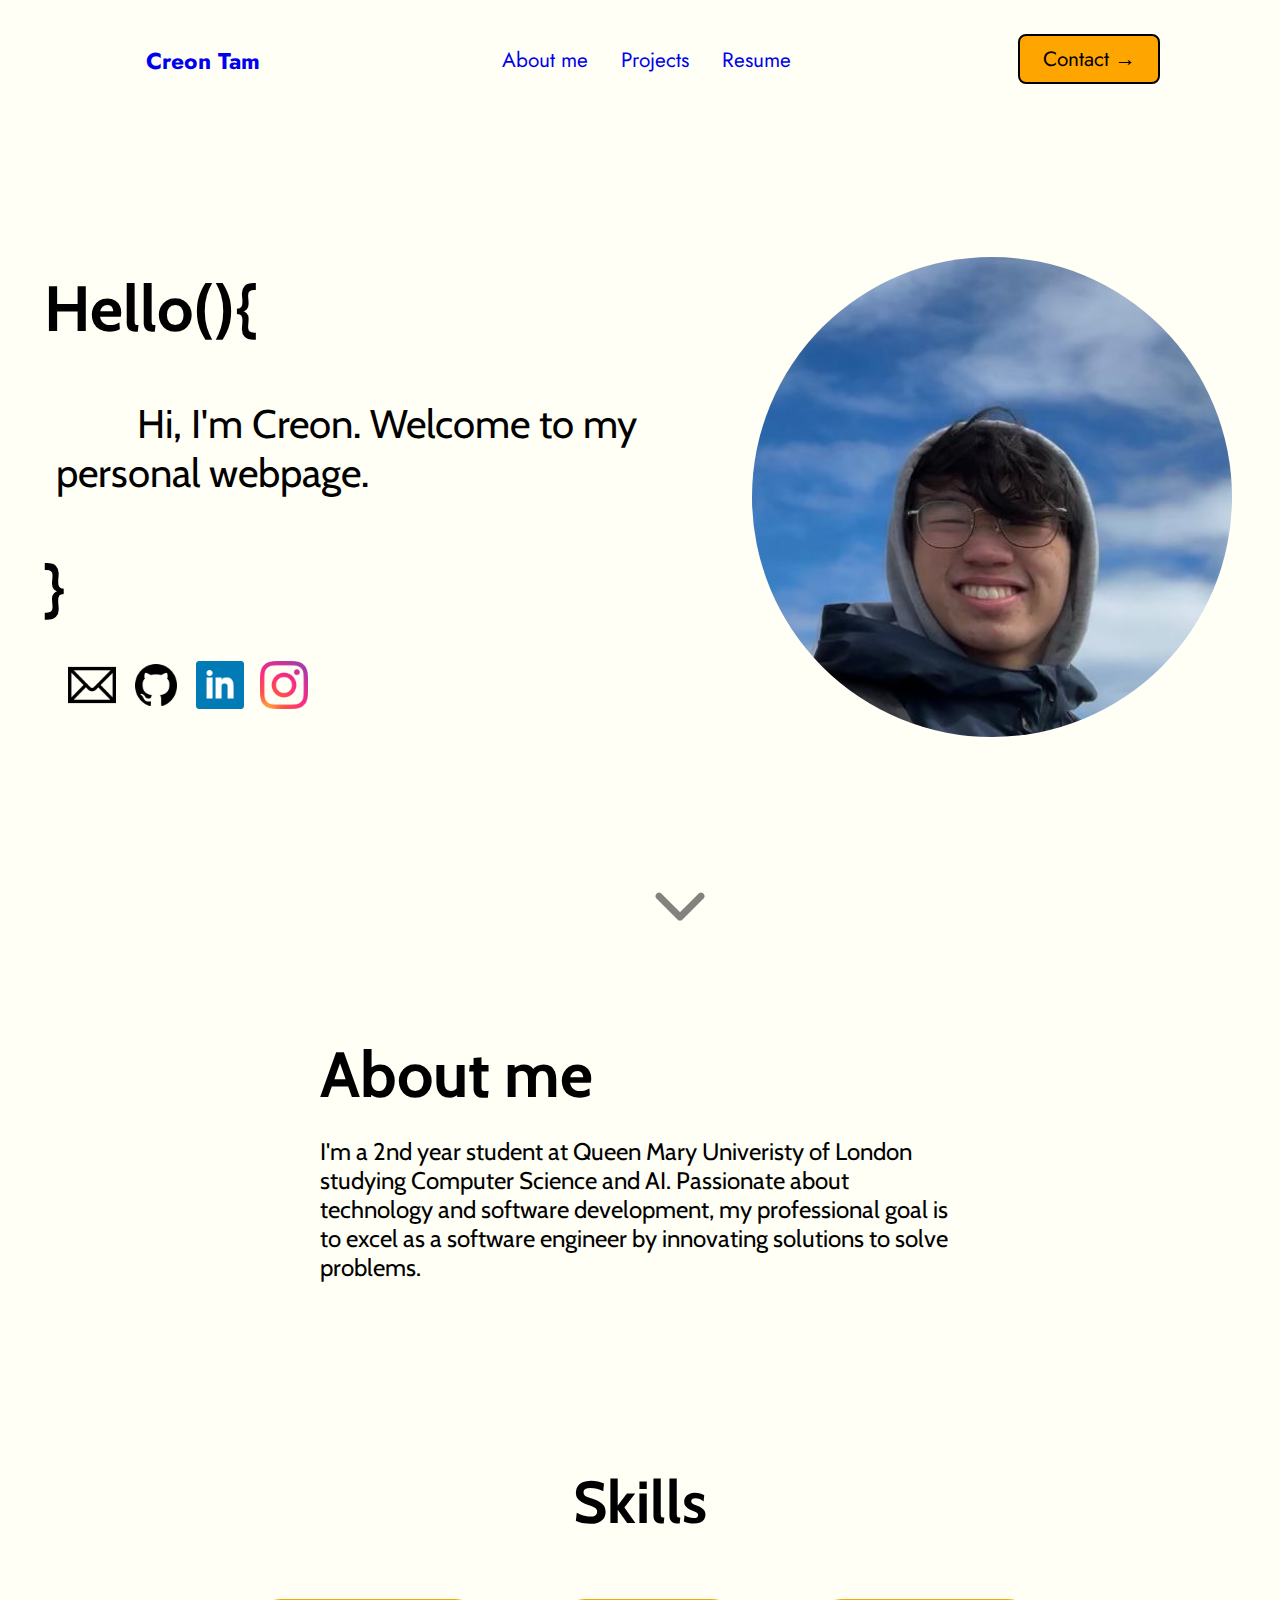
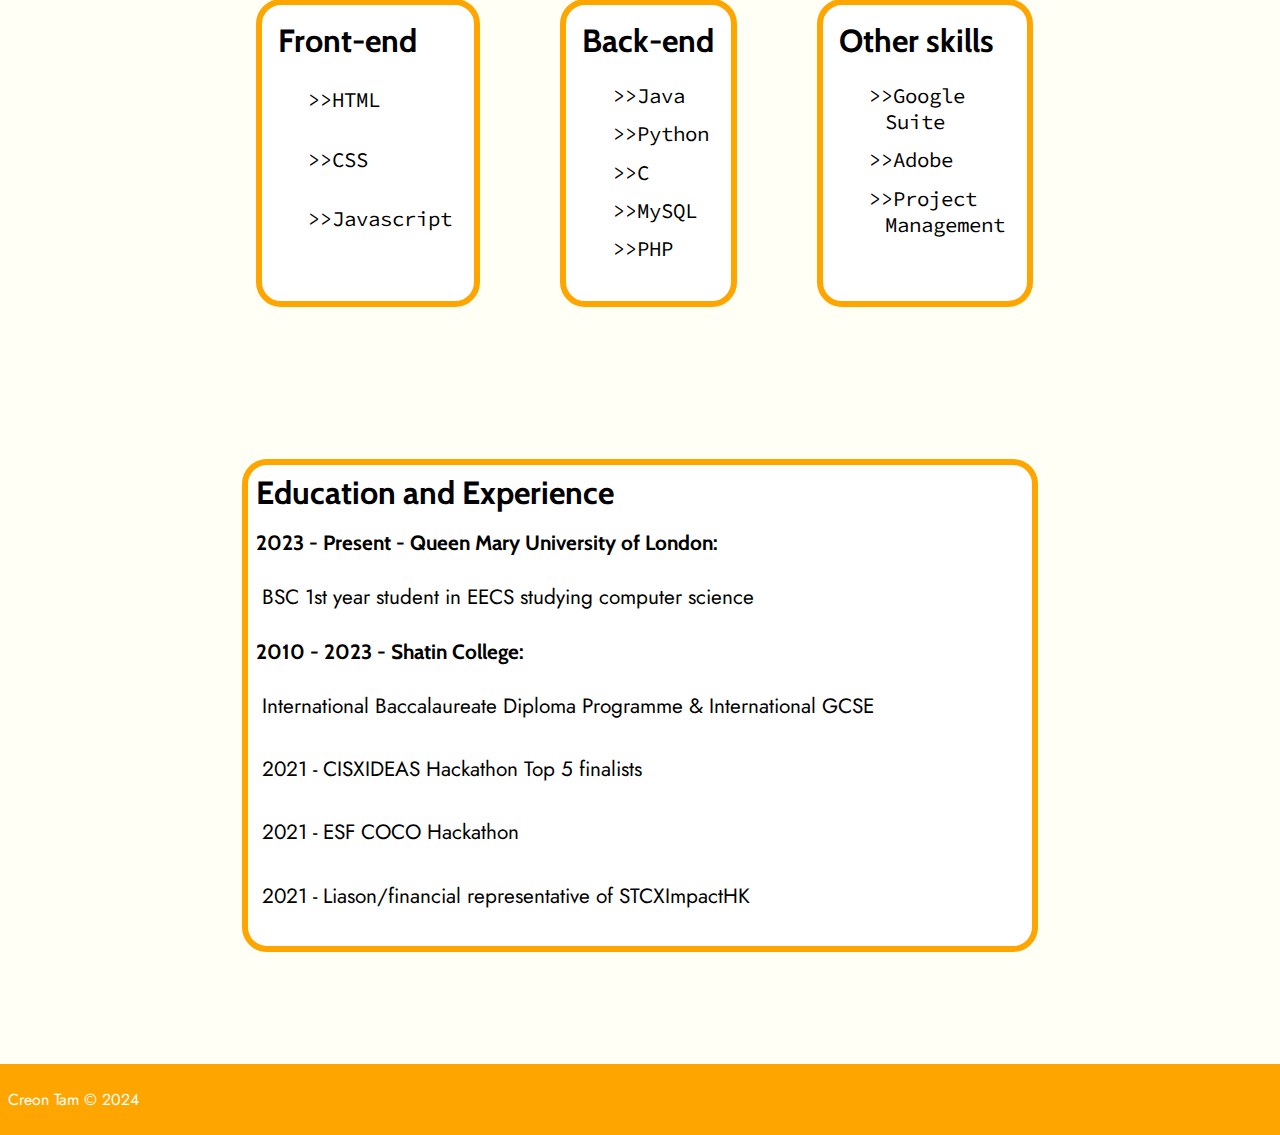
<file: index.html>
<!DOCTYPE html>
<html lang="en">
<head>
    <meta charset="UTF-8">
    <meta name="viewport" content="width=device-width, initial-scale=1.0">
    <title>My Personal Webpage</title>
    <link rel="icon" href="images/Creon.jpeg">
    <link rel="stylesheet" href="reset.css">
    <link rel="stylesheet" href="main.css">
    <link rel="stylesheet" href="mobile.css" media="screen and (max-width:768px)">
    <!--jost font-->
    <link rel="preconnect" href="https://fonts.gstatic.com" crossorigin>
    <link href="https://fonts.googleapis.com/css2?family=Jost:ital,wght@0,100..900;1,100..900&display=swap" rel="stylesheet">
    <!--cabin-->
    <link rel="preconnect" href="https://fonts.googleapis.com">
    <link rel="preconnect" href="https://fonts.gstatic.com" crossorigin>
    <link href="https://fonts.googleapis.com/css2?family=Cabin:ital,wght@0,400..700;1,400..700&family=Jost:ital,wght@0,100..900;1,100..900&display=swap" rel="stylesheet">
    <!--source code-->
    <link rel="preconnect" href="https://fonts.googleapis.com">
    <link rel="preconnect" href="https://fonts.gstatic.com" crossorigin>
    <link href="https://fonts.googleapis.com/css2?family=Cabin:ital,wght@0,400..700;1,400..700&family=Jost:ital,wght@0,100..900;1,100..900&family=Source+Code+Pro:ital,wght@0,200..900;1,200..900&family=Source+Sans+3:ital,wght@0,200..900;1,200..900&display=swap" rel="stylesheet">
</head>
<body>
    <div class="grid-container">
        <!--header navigation tab-->
        <header id="header">
            <nav class="right">
                    <div id="topleft"><a href="index.html" class="jost">Creon Tam</a></div>
                    <a href="index.html" class="jost">About me</a>
                    <a href="projects.html" class="jost">Projects</a>
                    <a href="resume.html" class="jost">Resume</a>
                    <div class="topright"><a href="contacts.html" class="jost">Contact →</a></div>
            </nav>
            
        </header>

        <!--main content-->

        <!--myself-->
        <article  id="myself">
            <span class="center">
            <h1 class="cabin">Hello(){</h1>
            <p class="format cabin">	&nbsp; 	&nbsp; 	&nbsp; 	&nbsp; &nbsp;Hi, I'm Creon. Welcome to my personal webpage.</p>
            <h1 class="cabin">}</h1>
            <br>
            <ul id="socials">
                <li><a href="mailto:ec23982@qmul.ac.uk"><img src="images/email_icon.png" alt="email"></a></li>
                <li><a href="https://github.com/kleeon0?tab=overview&from=2023-11-01&to=2023-11-12" target="_blank"><img src="images/github_icon.png" alt="github"></a></li>
                <li><a href="https://www.linkedin.com/in/creon-tam-ab428029b?lipi=urn%3Ali%3Apage%3Ad_flagship3_profile_view_base_contact_details%3BdY5xPIj2RgaEXQnw%2BYM6Mg%3D%3D" target="_blank"><img src="images/linkedin_icon.png" alt="linkedin"></a></li>
                <li><a href="https://www.instagram.com/creon.tamm/" target="_blank"><img src="images/instagram_icon.png" alt="Instagram"></a></li>
            </ul>
            </span>
            <figure>
                <img src="images/Creon.jpeg" alt="" id="self_img">
            </figure>
        </article>

        <div id="arrow">
            <a href="#about"><img src="images\arrow.gif"></a>
        </div>

        <!--about me-->
        <div id="about" class="center">
            <h1 class="cabin">About me</h1>
            <p class="cabin">I'm a 2nd year student at Queen Mary Univeristy of London studying Computer Science and AI. Passionate about technology and software development, my professional goal is to excel as a software engineer by innovating solutions to solve problems.</p>
            <pre class="cabin"></pre>
        </div>

        <!--skills-->
        <div  class="center" id="skills">
            <h1 class="cabin" id="title">Skills</h1>
            <div class="skills_grid">
                <div id="frontend">
                    <h1 class="cabin">Front-end</h1>
                    <ul>
                        <li><p class="format source-code"> 	&gt;&gt;HTML</p></li>
                        <li ><p class="format source-code"> 	&gt;&gt;CSS</p></li>
                        <li ><p class="format source-code"> 	&gt;&gt;Javascript</p></li>
                    </ul>
                </div>
                
                <div id="backend">
                    <h1 class="cabin">Back-end</h1>
                    <ul>
                        <li class="format source-code">	&gt;&gt;Java</li>
                        <li class="format source-code">	&gt;&gt;Python</li>
                        <li class="format source-code">	&gt;&gt;C</li>
                        <li class="format source-code">	&gt;&gt;MySQL</li>
                        <li class="format source-code">	&gt;&gt;PHP</li>
                    </ul>
                </div>
                <div id="other_skills">
                    <h1 class="cabin">Other skills</h1>
                    <ul>
                        <li class="format source-code">	&gt;&gt;Google Suite</li>
                        <li class="format source-code">	&gt;&gt;Adobe</li>
                        <li class="format source-code">	&gt;&gt;Project Management</li>
                    </ul>
                </div>
            </div>
        </div>

        <!--education-->
        <div id="education" class="center">
            <h1 class="cabin">Education and Experience</h1>
            <br>
            <div>
            <h2 class="cabin">2023 - Present  -  Queen Mary University of London:</h2>
            <p class="format jost"> BSC 1st year student in EECS studying computer science</p>
            <h2 class="cabin">2010 - 2023  -  Shatin College:</h2>
            <p class="format jost"> International Baccalaureate Diploma Programme & International GCSE</p>
            <p class="format jost"> 2021 - CISXIDEAS Hackathon Top 5 finalists</p>
            <p class="format jost"> 2021 - ESF COCO Hackathon</p>
            <p class="format jost"> 2021 - Liason/financial representative of STCXImpactHK</p>
            </div>
        </div>

        <!--footer-->
        <footer>
            <p class="jost">Creon Tam &#169 2024 </p>
        </footer>
    </div>
</body>
</html>
</file>
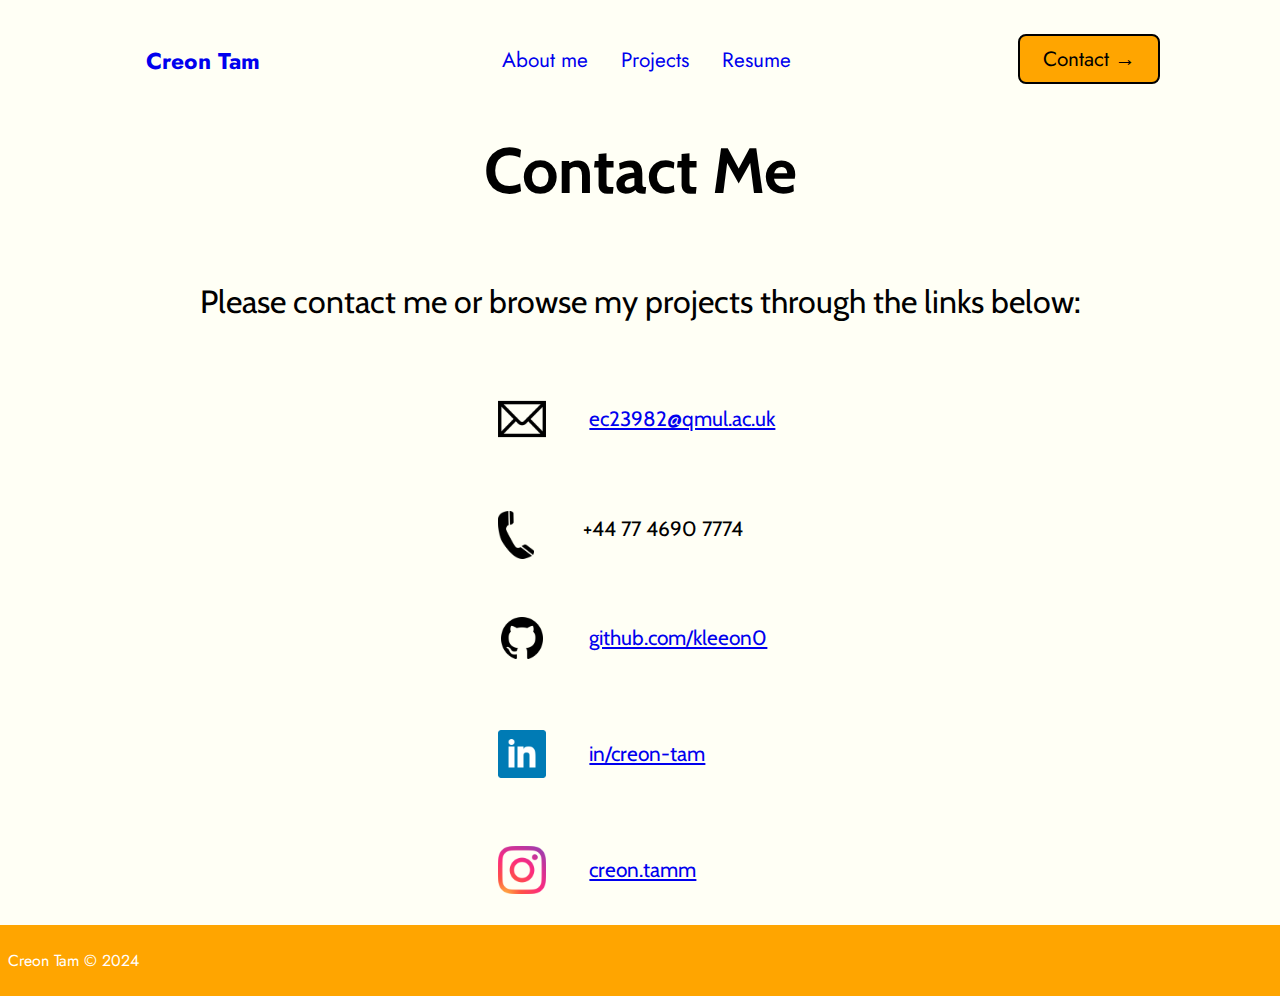
<file: contacts.html>
<!DOCTYPE html>
<html lang="en">
<head>
    <meta charset="UTF-8">
    <meta name="viewport" content="width=device-width, initial-scale=1.0">
    <link rel="icon" href="images/Creon.jpeg">
    <link rel="stylesheet" href="reset.css">
    <link rel="stylesheet" href="main.css">
    <link rel="stylesheet" href="contacts.css">
    <link rel="stylesheet" href="mobile.css" media="screen and (max-width:768px)">
    <title>Contact Me</title>
    <!--jost font-->
    <link rel="preconnect" href="https://fonts.gstatic.com" crossorigin>
    <link href="https://fonts.googleapis.com/css2?family=Jost:ital,wght@0,100..900;1,100..900&display=swap" rel="stylesheet">
    <!--cabin-->
    <link rel="preconnect" href="https://fonts.googleapis.com">
    <link rel="preconnect" href="https://fonts.gstatic.com" crossorigin>
    <link href="https://fonts.googleapis.com/css2?family=Cabin:ital,wght@0,400..700;1,400..700&family=Jost:ital,wght@0,100..900;1,100..900&display=swap" rel="stylesheet">
    <!--source code-->
    <link rel="preconnect" href="https://fonts.googleapis.com">
    <link rel="preconnect" href="https://fonts.gstatic.com" crossorigin>
    <link href="https://fonts.googleapis.com/css2?family=Cabin:ital,wght@0,400..700;1,400..700&family=Jost:ital,wght@0,100..900;1,100..900&family=Source+Code+Pro:ital,wght@0,200..900;1,200..900&family=Source+Sans+3:ital,wght@0,200..900;1,200..900&display=swap" rel="stylesheet">
</head>
<body>
    <div>
        <header id="header">
            <nav class="right">
                    <div id="topleft"><a href="index.html" class="jost">Creon Tam</a></div>
                    <a href="index.html" class="jost">About me</a>
                    <a href="projects.html" class="jost">Projects</a>
                    <a href="resume.html" class="jost">Resume</a>
                    <div class="topright"><a href="contacts.html" class="jost">Contact →</a></div>
            </nav>
            
        </header>
        <section id="center">
            <h1 class="format cabin" id="title">Contact Me</h1>
            <p class="format cabin" id="caption">Please contact me or browse my projects through the links below:</p>
            <div id="contacts">
                <a href="mailto:ec23982@qmul.ac.uk"><img src="images/email_icon.png" alt="" id="first_icon" target="_blank"></a>
                <a href="mailto:ec23982@qmul.ac.uk" id="first_link"><p class="format cabin" target="_blank">ec23982@qmul.ac.uk</p></a>

                <img src="images/phone.png" alt="" id="second_icon">
                <p id="second_link" class="format cabin">+44 77 4690 7774</p>

                <a href="https://github.com/kleeon0?tab=overview&from=2023-11-01&to=2023-11-12" target="_blank"><img src="images/github_icon.png" alt="" id="third_icon"></a>
                <a href="https://github.com/kleeon0?tab=overview&from=2023-11-01&to=2023-11-12" id="third_link" target="_blank"><p class="format cabin">github.com/kleeon0</p></a>

                <a href="https://www.linkedin.com/in/creon-tam-ab428029b?lipi=urn%3Ali%3Apage%3Ad_flagship3_profile_view_base_contact_details%3BdY5xPIj2RgaEXQnw%2BYM6Mg%3D%3D" target="_blank"><img src="images/linkedin_icon.png" alt="" id="fourth_icon"></a>
                <a href="https://www.linkedin.com/in/creon-tam-ab428029b?lipi=urn%3Ali%3Apage%3Ad_flagship3_profile_view_base_contact_details%3BdY5xPIj2RgaEXQnw%2BYM6Mg%3D%3D" id="fourth_link" target="_blank"><p class="format cabin">in/creon-tam</p></a>

                <a href="https://www.instagram.com/creon.tamm/" target="_blank"><img src="images/instagram_icon.png" alt="" id="fifth_icon"></a>
                <a href="https://www.instagram.com/creon.tamm/" id="fifth_link" target="_blank"><p class="format cabin">creon.tamm</p></a>
            </div>
        </section>
        <footer>
            <p class="jost">Creon Tam &#169 2024 </p>
        </footer> 
    </div>
    
</body>
</html>
</file>
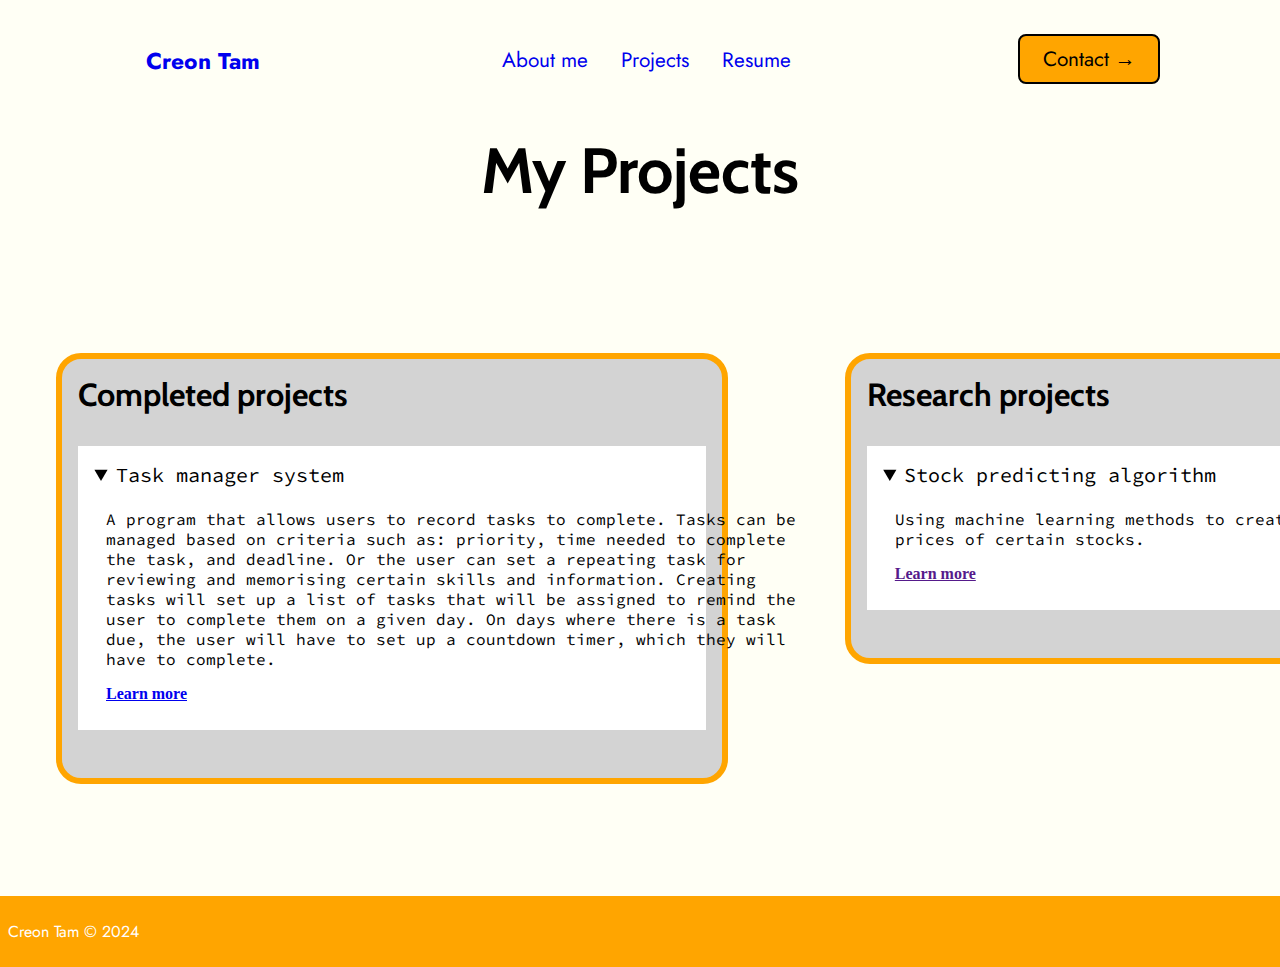
<file: projects.html>
<!DOCTYPE html>
<html lang="en">
<head>
    <meta charset="UTF-8">
    <meta name="viewport" content="width=device-width, initial-scale=1.0">
    <link rel="icon" href="images/Creon.jpeg">
    <link rel="stylesheet" href="reset.css">
    <link rel="stylesheet" href="main.css">
    <link rel="stylesheet" href="projects.css">
    <link rel="stylesheet" href="mobile.css" media="screen and (max-width:768px)">
    <title>My Projects</title>
    <!--jost font-->
    <link rel="preconnect" href="https://fonts.gstatic.com" crossorigin>
    <link href="https://fonts.googleapis.com/css2?family=Jost:ital,wght@0,100..900;1,100..900&display=swap" rel="stylesheet">
    <!--cabin-->
    <link rel="preconnect" href="https://fonts.googleapis.com">
    <link rel="preconnect" href="https://fonts.gstatic.com" crossorigin>
    <link href="https://fonts.googleapis.com/css2?family=Cabin:ital,wght@0,400..700;1,400..700&family=Jost:ital,wght@0,100..900;1,100..900&display=swap" rel="stylesheet">
    <!--source code-->
    <link rel="preconnect" href="https://fonts.googleapis.com">
    <link rel="preconnect" href="https://fonts.gstatic.com" crossorigin>
    <link href="https://fonts.googleapis.com/css2?family=Cabin:ital,wght@0,400..700;1,400..700&family=Jost:ital,wght@0,100..900;1,100..900&family=Source+Code+Pro:ital,wght@0,200..900;1,200..900&family=Source+Sans+3:ital,wght@0,200..900;1,200..900&display=swap" rel="stylesheet">
</head>
<body>
    <div>
        <header id="header">
            <nav class="right">
                    <div id="topleft"><a href="index.html" class="jost">Creon Tam</a></div>
                    <a href="index.html" class="jost">About me</a>
                    <a href="projects.html" class="jost">Projects</a>
                    <a href="resume.html" class="jost">Resume</a>
                    <div class="topright"><a href="contacts.html" class="jost">Contact →</a></div>
            </nav>
            
        </header>
        <!--research projects-->
        <h1 class="format cabin" id="title">My Projects</h1>
        <div id="projects">
           <aside id="research_projects" class="center">
            <h1 class="banner cabin">Research projects</h1>
            <section class="projects">
                <details open>
                    <summary class="format source-code">Stock predicting algorithm </summary>
                    <p class="source-code">Using machine learning methods to create an algorithm to predict prices of certain stocks.</p>
                    <Strong><a href="">Learn more</a></Strong>
                </details>
            </section>
             
            </aside>


            <section id="current_projects" class="center">
                <h1 class="banner cabin">Completed projects</h1>
                <section class="projects">
                    <details open>
                        <summary class="format source-code">Task manager system </summary>
                        <p class="source-code">A program that allows users to record tasks to complete. 
                            Tasks can be managed based on criteria such as: priority, 
                            time needed to complete the task, and deadline. 
                            Or the user can set a repeating task for reviewing and memorising certain skills and information. 
                            Creating tasks will set up a list of tasks that will be assigned to remind the user to complete them on a given day. 
                            On days where there is a task due, the user will have to set up a countdown timer, which they will have to complete.</p>
                        <Strong><a href="https://github.com/kleeon0/Task-Manager" target="_blank" >Learn more</a></Strong>
                    </details>
                </section>
            </section> 
        </div>
        
        <footer>
            <p class="jost">Creon Tam &#169 2024 </p>
        </footer> 
    </div>
    
</body>
</html>
</file>
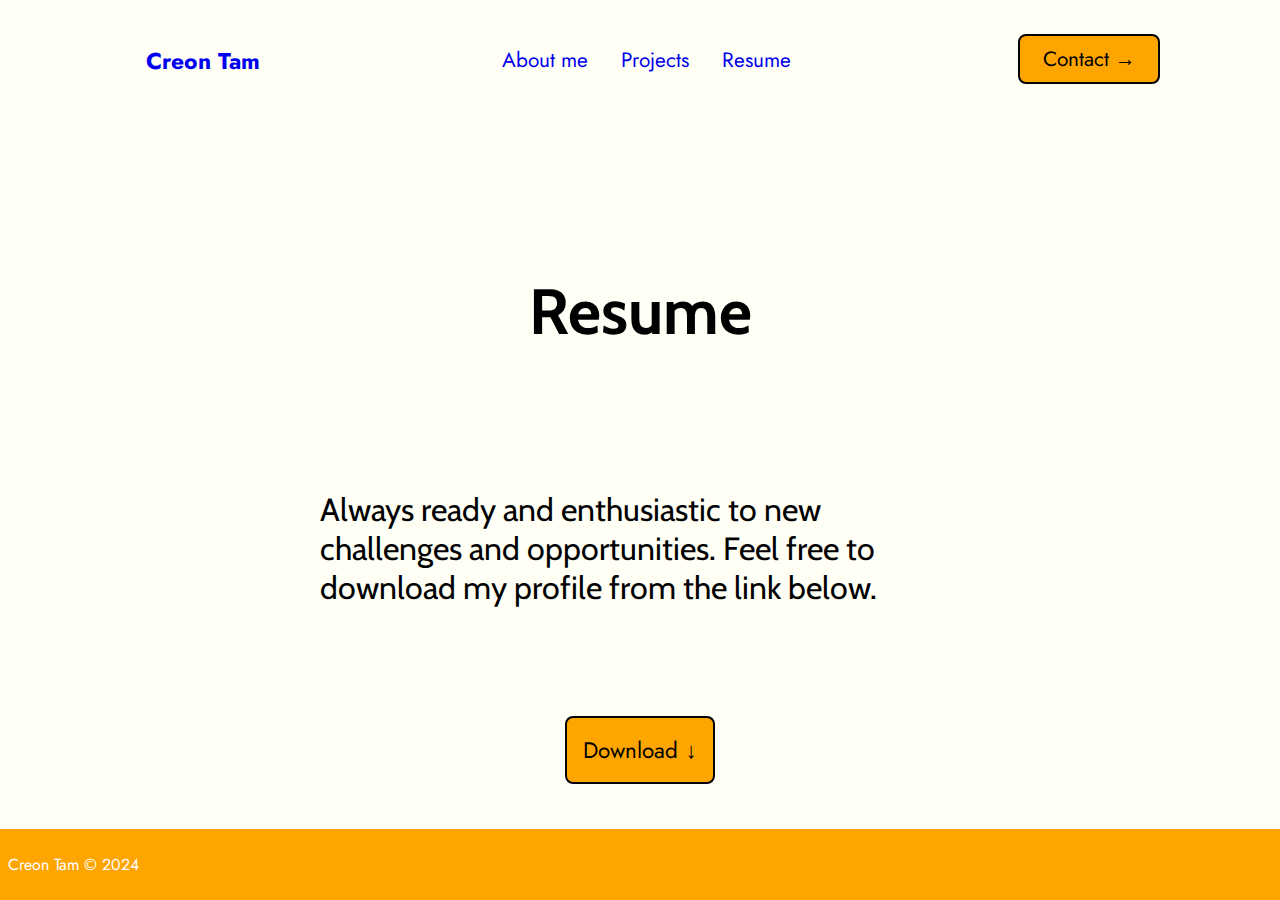
<file: resume.html>
<!DOCTYPE html>
<html lang="en">
<head>
    <meta charset="UTF-8">
    <meta name="viewport" content="width=device-width, initial-scale=1.0">
    <link rel="icon" href="images/Creon.jpeg">
    <link rel="stylesheet" href="reset.css">
    <link rel="stylesheet" href="main.css">
    <link rel="stylesheet" href="resume.css">
    <link rel="stylesheet" href="mobile.css" media="screen and (max-width:768px)">
    <title>Contact Me</title>
    <!--jost font-->
    <link rel="preconnect" href="https://fonts.gstatic.com" crossorigin>
    <link href="https://fonts.googleapis.com/css2?family=Jost:ital,wght@0,100..900;1,100..900&display=swap" rel="stylesheet">
    <!--cabin-->
    <link rel="preconnect" href="https://fonts.googleapis.com">
    <link rel="preconnect" href="https://fonts.gstatic.com" crossorigin>
    <link href="https://fonts.googleapis.com/css2?family=Cabin:ital,wght@0,400..700;1,400..700&family=Jost:ital,wght@0,100..900;1,100..900&display=swap" rel="stylesheet">
    <!--source code-->
    <link rel="preconnect" href="https://fonts.googleapis.com">
    <link rel="preconnect" href="https://fonts.gstatic.com" crossorigin>
    <link href="https://fonts.googleapis.com/css2?family=Cabin:ital,wght@0,400..700;1,400..700&family=Jost:ital,wght@0,100..900;1,100..900&family=Source+Code+Pro:ital,wght@0,200..900;1,200..900&family=Source+Sans+3:ital,wght@0,200..900;1,200..900&display=swap" rel="stylesheet">
</head>
<body>
    <div>
        <header id="header">
            <nav class="right">
                    <div id="topleft"><a href="index.html" class="jost">Creon Tam</a></div>
                    <a href="index.html" class="jost">About me</a>
                    <a href="projects.html" class="jost">Projects</a>
                    <a href="resume.html" class="jost">Resume</a>
                    <div class="topright"><a href="contacts.html" class="jost">Contact →</a></div>
            </nav>
            
        </header>
        <section id="center">
            <h1 class="format cabin" id="title">Resume</h1>
            <p class="format cabin" id="caption">Always ready and enthusiastic to new challenges and opportunities. Feel free to download my profile from the link below. </p>
            <div class="download">
                <a href="Resume.pdf" target="_blank" download="Creon_Tam_Resume" class="jost">Download ↓</a>

            </div>
        </section>
        <footer>
            <p class="jost">Creon Tam &#169 2024 </p>
        </footer> 
    </div>
    
</body>
</html>
</file>
<file: main.css>
html{
    scroll-behavior: smooth;
    background-color: #FFFFF5;
    overflow: auto;
}

html::-webkit-scrollbar {
    display: none;
}

h1{
    font-size: 2em;
}

nav{
    align-items: center; 
    justify-content: center;
}

nav a{
    font-size: 2em;
    text-decoration: none;
}

#topleft{
    float: left;
    margin-left: 6em;
    font-size: 1.1em;
    font-weight: bolder;
}

.topright{
    float: right;
    margin-right: 6em;
    background-color: orange;
    color: black;
    border: 2px solid black;
    border-radius: 0.5em;
    padding: 0.5em;
    margin-top: -0.7em;

    a{
        color: black;
        text-decoration: none;
    }
}

/*style for header section*/
header {
    margin-top: 1.3em;
    grid-area: header;
    padding: 0.5rem;
}
header div{
    float: right;
}

article{
    display: flex;
}

ul{
    list-style-type: none;
    text-indent: -1em;
}

#arrow{
    grid-area: arrow; 
    width: 0%;  
    margin: auto;
    padding-bottom: 5em;
}

#arrow img{
    height: 5em;
    width: auto;
}


.center{
    margin: auto;
    width: 50%;
    padding: 10px;
}


.grid-container{
    display: grid;
    min-height: 100%;
    grid-template-areas:
    'header header '
    'myself myself '
    'arrow arrow'
    'about about'
    'skills skills '
    'education education ' 
    'footer footer ';
}

.jost{
    font-family: "Jost", sans-serif;
    font-optical-sizing: auto;
    font-style: normal;
}

.cabin {
    font-family: "Cabin", sans-serif;
    font-optical-sizing: auto;
    font-style: normal;
    font-variation-settings:
      "width" 100;
}

.source-code{
    font-family: "Source Code Pro", monospace;
    font-optical-sizing: auto;
    font-style: normal;
}

.format{
    padding: 0.3em;
    font-size: 1.3em;
}

#self_img{
    height: 30em;
    width: auto;
    /* image style */
    border-radius:50%;
    object-fit: cover;
    aspect-ratio: 1/1;
}


#socials{
    display: flex;
    align-items: start; 
    justify-content: center;
    gap: 2em;
    float: left;

}

#socials img{
    height: 3em;
    width: auto;
}


.right{
    list-style-type: none;
    text-align: center;
    margin: 0;;
    padding: 1em;
    a{
        font-size: 1.3em;
        padding: 0.7em;
    }
}

.right a li{
    display: inline;
}

.p{   
    display: block;
    float: right;
    padding: 1em;
}



/*style for about section*/
#about{
    grid-area: about;
}

#about h1{
    font-size: 4em;
}

#about p{
    font-size: 1.5em;
}

/*style for skills section*/
#skills {
    grid-area: skills;
    padding: 0.5rem;
    background-color: #FFFFF5;
    width: 60%;
    /*border: 0.4em solid orange;*/
    border-radius:1.563em;
    margin-top: 7em;
    margin-bottom: 7em;
}
.skills_grid{
    margin-top: 2em;
    margin-bottom: 2em;
    display: grid;
    gap: 5rem;
    background-color: #FFFFF5;
    grid-template-areas:
    'frontend backend other_skills';
}

#title{
    font-size: 3.7em;
    text-align: center;
    padding: 0.5em;
}

#frontend{
    border: 0.4em solid orange;
    background-color: white;
    grid-area: frontend;
    padding: 1rem;
    border-radius:1.563em;
    
}

#backend{
    border: 0.4em solid orange;
    background-color: white;
    grid-area: backend;
    padding: 1rem;
    border-radius:1.563em;
}

#other_skills{
    border: 0.4em solid orange;
    background-color: white;
    grid-area: other_skills;
    padding: 1rem;
    border-radius:1.563em;
}


/*style for myself section*/
#myself {
    grid-area: myself;
    padding: 0.5rem;
    margin-top: 8.4em;
    margin-bottom: 6em;
}

#myself h1{
    font-size: 4em;
}

#myself p{
    font-size: 2.5em;
}

/*style for education section*/

#education {
    grid-area: education;
    padding: 0.5rem;
    width: 60%;
    background-color: white;
    border: 0.4em solid orange;
    border-radius:1.563em;
    
    margin-bottom: 7em;
}

#education h2{
    font-size: 1.3em;
}

/*style for footer section*/

footer {
    grid-area: footer;
    padding: 0.5rem;
    background-color: orange;
    color: white;
    align-content: center;
}
</file>
<file: mobile.css>
@media only screen and (max-width: 768px) {

    html{
        scroll-behavior: smooth;
    }
    
    h1{
        font-size: 2em;
    }
    
    nav{
        display: flex;
        align-items: start; 
        justify-content: center;
    }
    
    nav a{
        font-size: 2em;
        text-decoration: none;
    }
    
    /*style for header section*/
    header {
        grid-area: header;
        padding: 0.5rem;
        background-color: #FFFFF5;
    }

    #topleft{
        font-size: 1.1em;
        font-weight: bolder;
    }
    
    .topright{
        background-color: orange;
        color: black;
        border: 2px solid black;
        border-radius: 0.5em;
        padding: 0.5em;
    
        a{
            color: black;
            text-decoration: none;
        }
    }
    
    article{
        display: flex;
        flex-direction: column;
    }
    
    ul{
        list-style-type: none;
        text-indent: -1em;
    }
    
    
    .center{
        margin: auto;
        width: 50%;
        padding: 10px;
    }
    
    
    .grid-container{
        display: grid;
        min-height: 100%;
        grid-template-areas:
        'header header '
        'myself myself '
        'arrow arrow'
        'about about'
        'skills skills '
        'education education ' 
        'footer footer ';
    }
    
    .jost{
        font-family: "Jost", sans-serif;
        font-optical-sizing: auto;
        font-style: normal;
    }
    
    .cabin {
        font-family: "Cabin", sans-serif;
        font-optical-sizing: auto;
        font-style: normal;
        font-variation-settings:
          "wdth" 100;
    }
    
    .source-code{
        font-family: "Source Code Pro", monospace;
        font-optical-sizing: auto;
        font-style: normal;
    }
    
    .format{
        padding: 0.3em;
        font-size: 1.3em;
    }
    
    #self_img{
        height: 30em;
        width: auto;
        /* image style */
        border-radius:50%;
        object-fit: cover;
        aspect-ratio: 1/1;
    }
    
    
    #socials{
        display: flex;
        align-items: start; 
        justify-content: center;
        gap: 2em;
        float: left;
    
    }
    
    #socials img{
        height: 3em;
        width: auto;
    }
    
    
    .right{
        list-style-type: none;
        text-align: center;
        margin: 0;;
        padding: 1em;
        a{
            font-size: 1.3em;
            padding: 0.7em;
        }
    }
    
    .right a li{
        display: inline;
    }
    
    .p{   
        display: block;
        float: right;
        padding: 1em;
    }
    
    
    
    /*style for about section*/
    #about{
        grid-area: about;
    }
    
    #about h1{
        font-size: 4em;
    }
    
    #about p{
        font-size: 1.5em;
    }
    
    /*style for skills section*/
    #skills {
        grid-area: skills;
        padding: 0.5rem;
        background-color: white;
        width: 60%;
        border: 0.4em solid orange;
        border-radius:1.563em;
        margin-top: 7em;
        margin-bottom: 7em;
    }
    .skills_grid{
        margin-top: 2em;
        margin-bottom: 2em;
        display: grid;
        gap: 5rem;
        background-color: white;
        grid-template-areas:
        'frontend' 
        'backend' 
        'other_skills';
    }
    
    #title{
        font-size: 3em;
        text-align: center;
        padding: 0.5em;
    }
    
    #frontend{
        border: 0.4em solid orange;
        grid-area: frontend;
        padding: 1rem;
        border-radius:1.563em;
        
    }
    
    #backend{
        border: 0.4em solid orange;
        grid-area: backend;
        padding: 1rem;
        border-radius:1.563em;
    }
    
    #other_skills{
        border: 0.4em solid orange;
        grid-area: other_skills;
        padding: 1rem;
        border-radius:1.563em;
    }
    
    
    /*style for myself section*/
    #myself {
        grid-area: myself;
        padding: 0.5rem;
        margin-top: 8.4em;
        margin-bottom: 8.4em;
    }
    
    #myself h1{
        font-size: 4em;
    }
    
    #myself p{
        font-size: 2.5em;
    }
    
    /*style for education section*/
    
    #education {
        grid-area: education;
        padding: 0.5rem;
        width: 60%;
        
        border: 0.4em solid orange;
        border-radius:1.563em;
        
        margin-bottom: 7em;
    }
    
    #education h2{
        font-size: 1.3em;
    }
    
    /*style for footer section*/
    
    footer {
        grid-area: footer;
        padding: 0.5rem;
        background-color: orange;
        color: white;
        align-content: center;
    }

    #projects{
        display: grid;
        gap: 0.3rem;
        background-color: white;
        grid-template-areas:
        'current_projects' 
        'research_projects';
    }



    #caption{
        font-size: 1.3em;
    }
}
</file>
<file: contacts.css>
#title{
    font-size: 4em;
}

#caption{
    font-size: 2em;
} 

img{
    height: 3em;
    width: auto;

}

div img{
    margin-top:1rem;
}

#center{
    display: flex;
    justify-content: center;
    align-items: center;
    flex-direction: column;

}

#contacts{
    display: grid;
    gap: 0.3rem;
    background-color: #FFFFF5;
    grid-template-areas:
    'first_icon first_link'
    'second_icon second_link'
    'third_icon third_link'
    'fourth_icon fourth_link'
    'fifth_icon fifth_link';
}

#first_icon{
    grid-area: first_icon;
    padding: 1rem;
}

#first_link{
    grid-area: first_link;
    padding: 1rem;
}

#second_icon{
    grid-area: second_icon;
    padding: 1rem;
}

#second_link{
    grid-area: second_link;
    padding: 1rem;
}

#third_icon{
    grid-area: third_icon;
    padding: 1rem;
}

#third_link{
    grid-area: third_link;
    padding: 1rem;
}

#fourth_icon{
    grid-area: fourth_icon;
    padding: 1rem;
}

#fourth_link{
    grid-area: fourth_link;
    padding: 1rem;
}

#fifth_icon{
    grid-area: fifth_icon;
    padding: 1rem;
}

#fifth_link{
    grid-area: fifth_link;
    padding: 1rem;
}
</file>
<file: projects.css>
#title{
    font-size: 4em;
}

#projects{
    display: grid;
    gap: 0.3rem;
    background-color: #FFFFF5;
    grid-template-areas:
    'current_projects research_projects';
}

/*style for projects section*/
#research_projects {
    grid-area: research_projects;
    padding: 1rem;
    background-color: lightgray;
    height: fit-content;
    border: 0.4em solid orange;
    border-radius:1.563em;
    width: 80%;
    margin-top: 7em;
    margin-bottom: 7em;
}

#current_projects{
    grid-area: current_projects;
    padding: 1rem;
    background-color: lightgray;
    height: fit-content;
    border: 0.4em solid orange;
    border-radius:1.563em;
    width: 80%;
    margin-top: 7em;
    margin-bottom: 7em;
}

/*style for projects section*/
.projects{
    background-color: white;
    padding: 0.625em;
    margin-top: 2em;
    margin-bottom: 2em;
}

.projects summary{
    font-size: 1.25em;
    width:20em;
}

.projects details{
    margin-bottom: 1.1em;
    width:45em;
}

.projects details p{
    margin-left: 1.1em;
}

.projects strong{
    margin-left: 1.1em;
}
</file>
<file: resume.css>
#title{
    padding-top: 2.7em;
    font-size: 4em;
}

#caption{
    font-size: 2em;
    width: 50%;
    margin: 0,auto;
    padding-top: 2.4em;
    padding-bottom: 2.4em;
} 

img{
    height: 3em;
    width: auto;

}

div img{
    margin-top:1rem;
}

#center{
    display: flex;
    justify-content: center;
    align-items: center;
    flex-direction: column;

}


.download{
    margin: 0,auto;
    background-color: orange;
    color: black;
    border: 2px solid black;
    border-radius: 0.5em;
    padding: 1em;
    align-items: center;

    a{
        color: black;
        text-decoration: none;
        font-size: 1.4em;
    }
}

#first_icon{
    grid-area: first_icon;
    padding: 1rem;
}

#first_link{
    grid-area: first_link;
    padding: 1rem;
}
footer{
    position: fixed;
    left: 0;
    bottom: 0;
    width: 100%;
}
</file>
